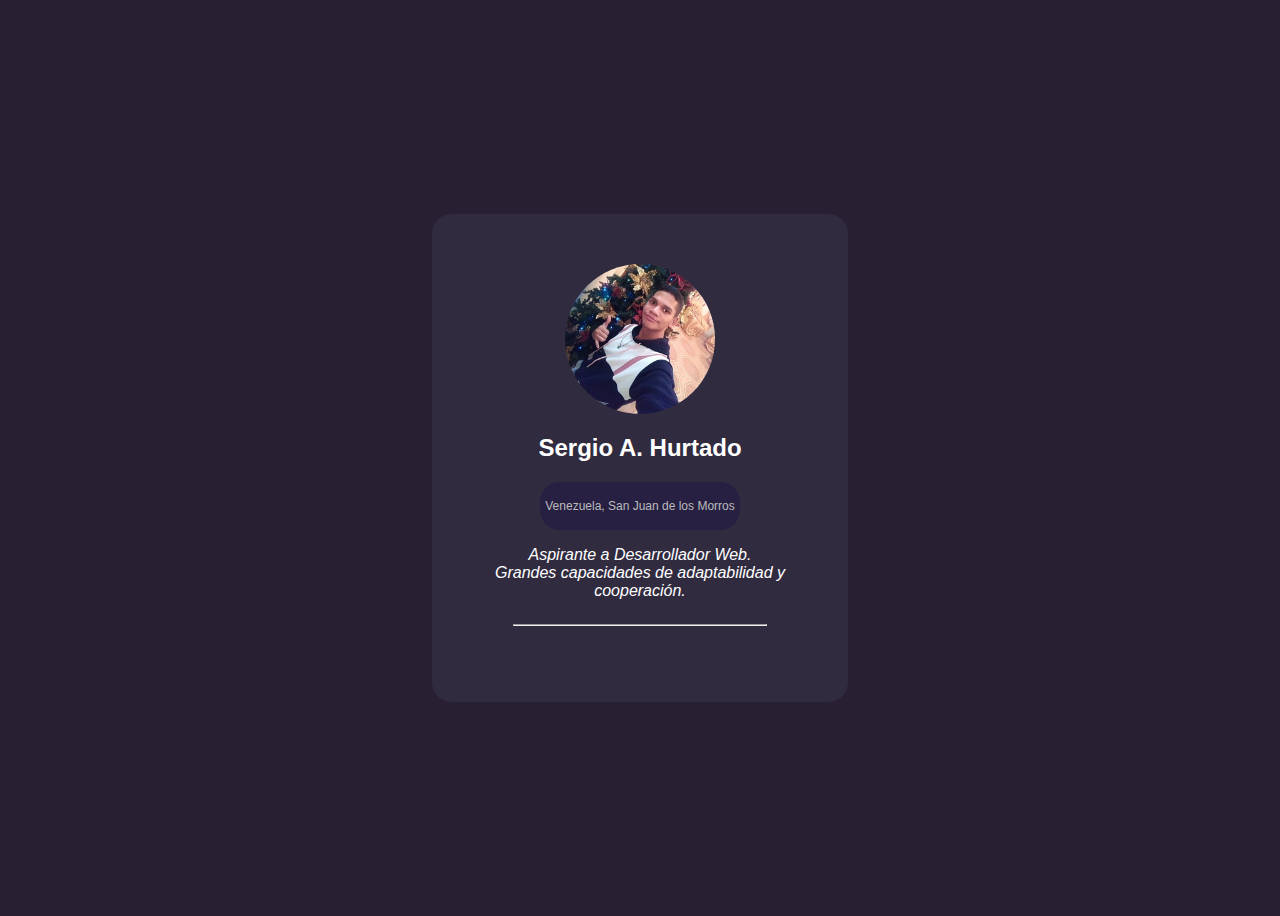
<file: 01ProfileCard/index.html>
<!DOCTYPE html>
<html lang="en">
    <head>
        <meta charset="UTF-8">
        <meta http-equiv="X-UA-Compatible" content="IE=edge">
        <meta name="viewport" content="width=device-width, initial-scale=1.0">
        <meta name="author" content="SergioHurtado">
        <meta name="description" content="Card Profile del Desarrollador Sergio Hurtado">
        <!-- Biblioteca de íconos Fontawesome -->
        <link rel="stylesheet" href="https://cdnjs.cloudflare.com/ajax/libs/font-awesome/6.4.0/css/all.min.css"
            integrity="sha512-iecdLmaskl7CVkqkXNQ/ZH/XLlvWZOJyj7Yy7tcenmpD1ypASozpmT/E0iPtmFIB46ZmdtAc9eNBvH0H/ZpiBw=="
            crossorigin="anonymous" referrerpolicy="no-referrer" />
        <!-- Archivo de estilos -->
        <link rel="stylesheet" href="css/style.css">
        <title>Profile Card</title>
    </head>
<body>
    

<main class="main">

    <section class="foto">
        <img src="./img/foto.png" alt="">
    </section>

    <section class="datos">
        <article class="nombre">
            <h2>Sergio A. Hurtado</h2>
        </article>
        <article class="residencia">
            <p>Venezuela, San Juan de los Morros</p>
        </article>
        <article class="descripcion">
            <p class="descripcion"> <em>Aspirante a Desarrollador Web. <br> Grandes capacidades de adaptabilidad y cooperación.</em> </p>
        </article>
        <hr>
        <article class="redes-sociales">
            <a href="https://www.instagram.com/hserch19/" target="_blank"><i class="fa-brands fa-instagram"></i></a>
            <a href="https://twitter.com/HSerch19" target="_blank"><i class="fa-brands fa-twitter"></i></a>
        </article>
    </section>

</main>    
</body>
</html>
</file>
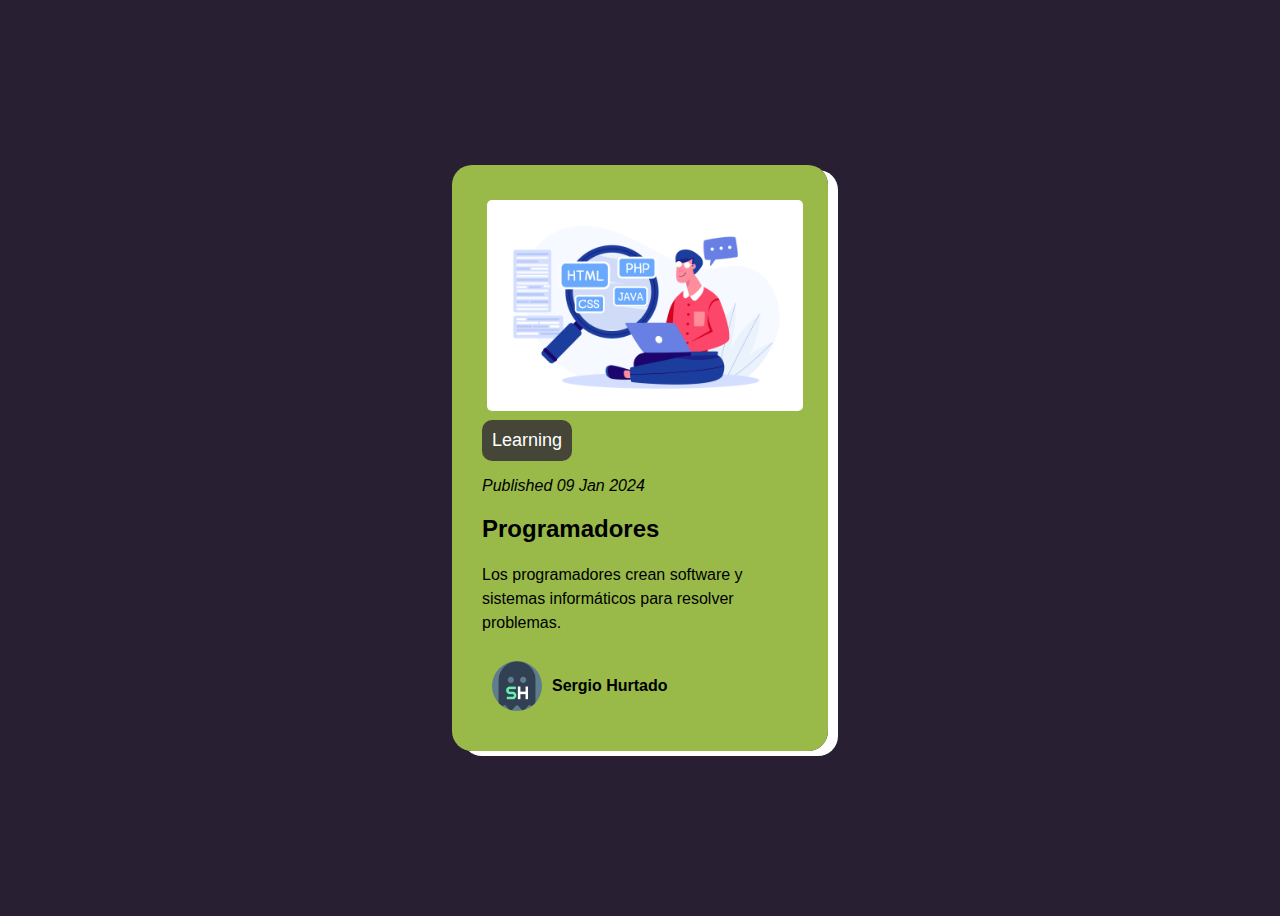
<file: 02BlogCard/index.html>
<!DOCTYPE html>
<html lang="en">
    <head>
        <meta charset="UTF-8">
        <meta http-equiv="X-UA-Compatible" content="IE=edge">
        <meta name="viewport" content="width=device-width, initial-scale=1.0">
        <meta name="author" content="SergioHurtado">
        <meta name="description" content="Blog Card de practica">
        <!-- Biblioteca de íconos Fontawesome -->
        <link rel="stylesheet" href="https://cdnjs.cloudflare.com/ajax/libs/font-awesome/6.4.0/css/all.min.css"
            integrity="sha512-iecdLmaskl7CVkqkXNQ/ZH/XLlvWZOJyj7Yy7tcenmpD1ypASozpmT/E0iPtmFIB46ZmdtAc9eNBvH0H/ZpiBw=="
            crossorigin="anonymous" referrerpolicy="no-referrer" />
        <!-- Archivo de estilos -->
        <link rel="stylesheet" href="css/style.css">
        <title>Blog Card</title>
    </head>
<body>

    <div class="card">

        <div class="card-header">
            <img src="img/pic.jpg" alt="foto1" class="imagePic">
        </div>

        <div class="card-body">
            <button class="card-tag">Learning</button>
            <p class="card-date"> <em>Published 09 Jan 2024</em></p>
            <h2 class="card-title"> <b>Programadores</b> </h2>
            <p class="card-description">Los programadores crean software y sistemas informáticos para resolver problemas.</p>
        </div>

        <div class="card-footer">
            <img src="img/icon.png" alt="foto2" class="imageIco">
            <p><b>Sergio Hurtado</b></p></li>
        </div>

    </div>

</body>
</html>
</file>
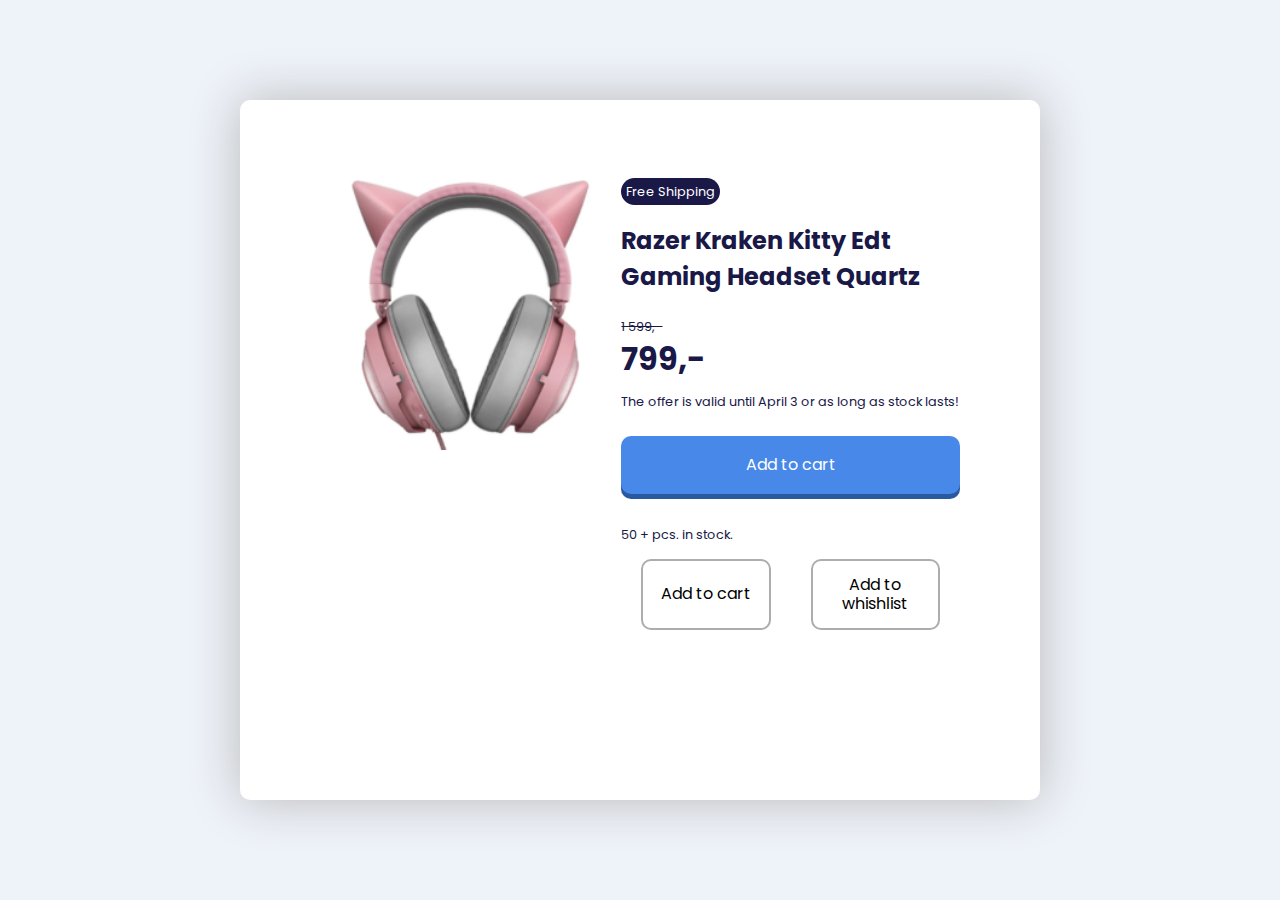
<file: 03productInfo/index.html>
<!DOCTYPE html>
<html lang="es">

<head>
    <meta charset="UTF-8">
    <meta http-equiv="X-UA-Compatible" content="IE=edge">
    <meta name="viewport" content="width=device-width, initial-scale=1.0">
    <meta name="author" content="Tu nombre">
    <meta name="description" content="Descripcion del proyecto">
    <!-- Biblioteca de íconos Fontawesome -->
    <link rel="stylesheet" href="https://cdnjs.cloudflare.com/ajax/libs/font-awesome/6.4.0/css/all.min.css"
        integrity="sha512-iecdLmaskl7CVkqkXNQ/ZH/XLlvWZOJyj7Yy7tcenmpD1ypASozpmT/E0iPtmFIB46ZmdtAc9eNBvH0H/ZpiBw=="
        crossorigin="anonymous" referrerpolicy="no-referrer" />
    <!-- Archivo reset Normalize -->
    <link rel="stylesheet" href="css/normalize.css">
    <!-- Archivo de estilos -->
    <link rel="stylesheet" href="css/styles.css">
    <title>Product Info</title>
</head>

<body>
    <main class="card">

        <div class="card-image">
            <img src="images/headphone.png" alt="product" class="image-product">
        </div>

        <div class="card-content">

            <div class="card-header">
                <small class="card-text-status">Free Shipping</small>
            </div>

            <div class="card-body">
                <h2 class="card-title-product">Razer Kraken Kitty Edt Gaming Headset Quartz</h2>
                <small class="card-prize-redux">
                    <del>1 599,-</del>
                </small>
                <h1 class="card-prize-actual">799,-</h1>
                <small>
                    <p class="card-product-description">The offer is valid until April 3 or as long as stock lasts!</p>
                </small>
                
                <button class="card-button-add">Add to cart</button>
                <small>
                    <p class="card-number-product"><i class="fa-solid fa-circle" style="color: #42cd77;"></i> 50 + pcs. in stock.</p>
                </small>
            </div>

            <div class="card-footer">
                <button class="cardfooter-button-add"> <i class="fa-solid fa-scale-balanced"></i> Add to cart</button>
                <button class="cardfooter-button-add"> <i class="fa-regular fa-heart"></i> Add to whishlist</button>
            </div>
        </div>
    </main>
</body>

</html>
</file>
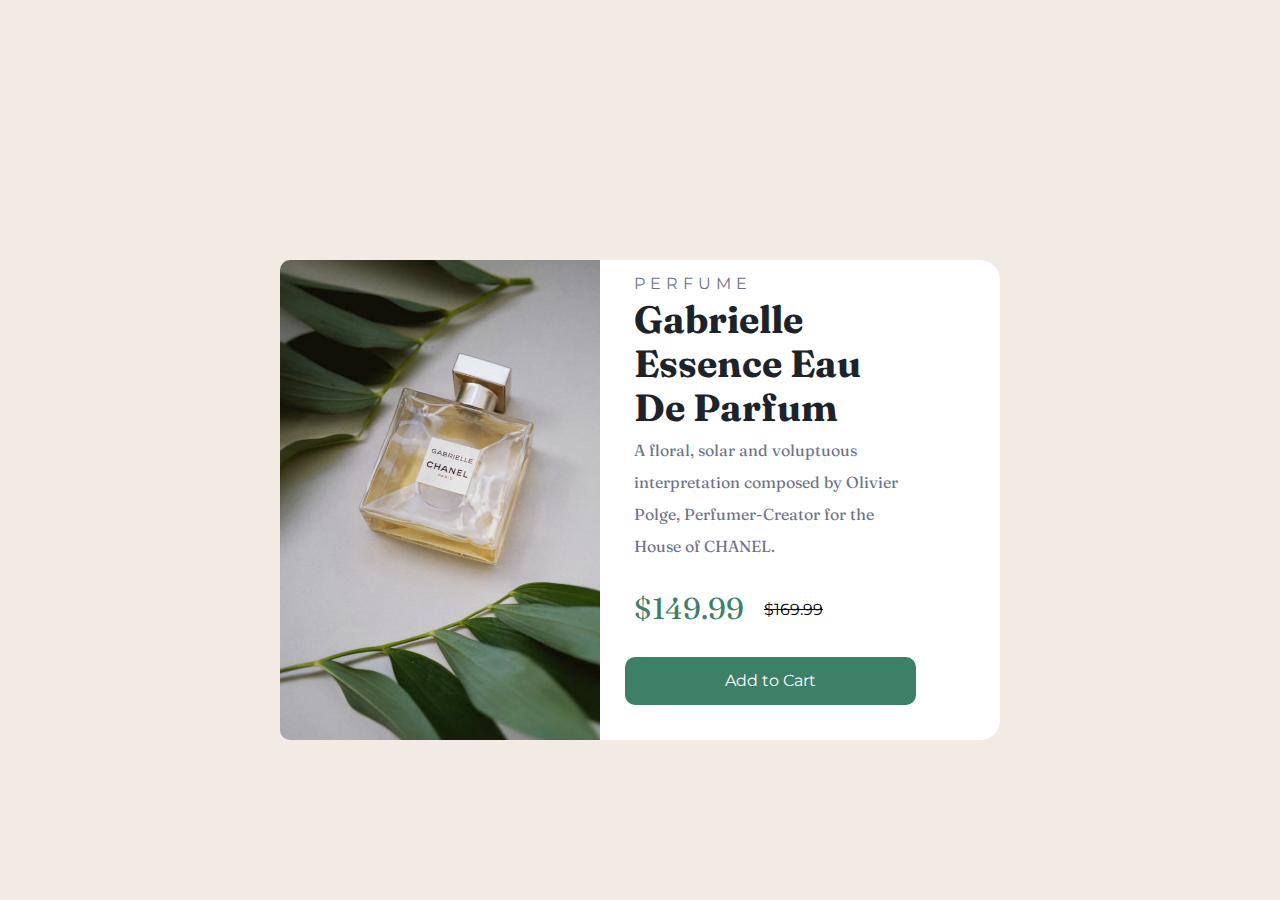
<file: 05productcardcomponent/index.html>
<!DOCTYPE html>
<html lang="es">

<head>
    <meta charset="UTF-8">
    <meta http-equiv="X-UA-Compatible" content="IE=edge">
    <meta name="viewport" content="width=device-width, initial-scale=1.0">
    <meta name="author" content="Nombre del autor">
    <meta name="description" content="Descripcion del proyecto">
    <!-- Biblioteca de íconos Fontawesome -->
    <link rel="stylesheet" href="https://cdnjs.cloudflare.com/ajax/libs/font-awesome/6.4.0/css/all.min.css"
        integrity="sha512-iecdLmaskl7CVkqkXNQ/ZH/XLlvWZOJyj7Yy7tcenmpD1ypASozpmT/E0iPtmFIB46ZmdtAc9eNBvH0H/ZpiBw=="
        crossorigin="anonymous" referrerpolicy="no-referrer" />
    <!-- Archivo reset Normalize -->
    <link rel="stylesheet" href="css/normalize.css">
    <!-- Archivo de estilos -->
    <link rel="stylesheet" href="css/styles.css">
    <link rel="shortcut icon" href="/images/favicon-32x32.png" type="image/x-icon">
    <title>Product Preview Card Component</title>
</head>

<body>

    <main class="card">

        <section class="card_content_imagen">
            <img class="imagen" src="images/image-product-mobile.jpg" alt="product">
        </section>

        <section class="card_content_product">
            <p class="type_product">PERFUME</p>
            <h2 class="name_product">Gabrielle Essence Eau De Parfum</h2>
            <p class="description-product">A floral, solar and voluptuous interpretation composed by Olivier Polge, Perfumer-Creator for the House of CHANEL.</p>
            <section class="product-price">
                <p class="price-actual">$149.99</p>
                <p class="price-anterior"><del>$169.99</del></p>
            </section>
            <section class="button_buy">
                <button class="button"><i class="fa-solid fa-cart-shopping" style="color: #f5f9ff;"></i> Add to Cart </button>
            </section>
            
        </section>

    </main>

</body>

</html>
</file>
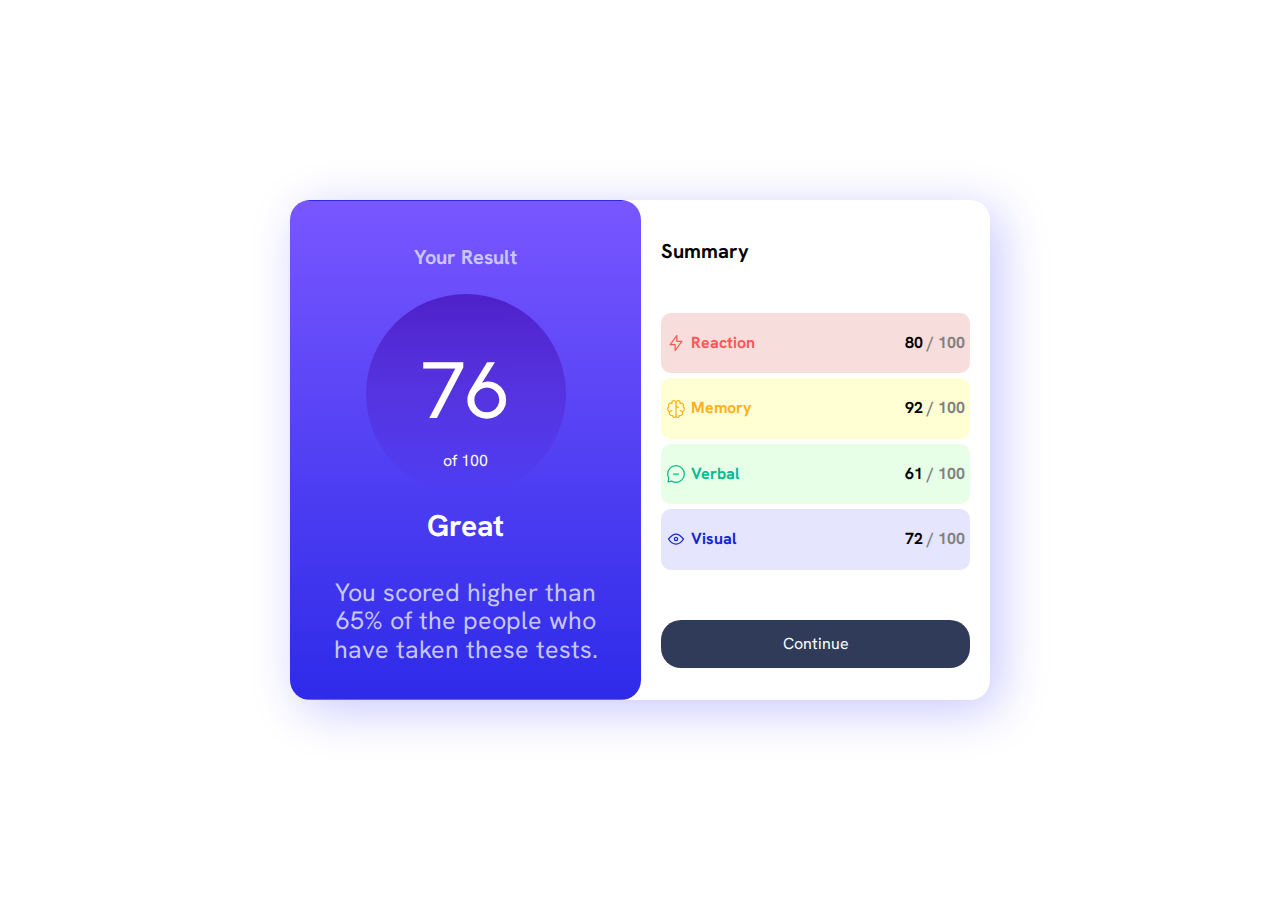
<file: 06dayResultsSummaryComponent/index.html>
<!DOCTYPE html>
<html lang="es">

<head>
    <meta charset="UTF-8">
    <meta http-equiv="X-UA-Compatible" content="IE=edge">
    <meta name="viewport" content="width=device-width, initial-scale=1.0">
    <meta name="author" content="Nombre del autor">
    <meta name="description" content="Descripcion del proyecto">
    <!-- Biblioteca de íconos Fontawesome -->
    <link rel="stylesheet" href="https://cdnjs.cloudflare.com/ajax/libs/font-awesome/6.4.0/css/all.min.css"
        integrity="sha512-iecdLmaskl7CVkqkXNQ/ZH/XLlvWZOJyj7Yy7tcenmpD1ypASozpmT/E0iPtmFIB46ZmdtAc9eNBvH0H/ZpiBw=="
        crossorigin="anonymous" referrerpolicy="no-referrer" />
    <!-- Archivo reset Normalize -->
    <link rel="stylesheet" href="css/normalize.css">
    <!-- Archivo de estilos -->
    <link rel="stylesheet" href="css/styles.css">
    <!-- Favicon -->
    <link rel="shortcut icon" href="./images/favicon-32x32.png" type="image/x-icon">
    <title>Results Summary Component</title>
</head>

<body>
    
    <main class="container">
        <div class="blue_card">
            <h3 class="blue_card_title">Your Result</h3>

            <div class="blue_card_bg_circle">
                <div class="blue_card_circle">
                    <p class="blue_card_circle_number-gigant">76</p>
                    <p class="blue_card_cicle_number-small" >of 100</p>
                </div>
            </div>

            <h2 class="blue_card_title-footer">Great</h2>
            <p class="blue_card_description">You scored higher than 65% of the people who have taken these tests. </p>
        </div>

        <div class="white_card">
            <p class="white_card_title"><strong>Summary</strong></p>
            <div class="card_container">

                <div class="card_reaction">
                    <div class="card_reaction_img">
                        <img src="images/icon-reaction.svg" alt="">
                        <p class="title_card"><strong>Reaction</strong></p>
                    </div>
                    <p class="number_card_left"> <b>80</b> <span class="number_card_right"> <b>/ 100</b> </span></p>
                </div>

                <div class="card_memory">
                    <div class="card_memory_img">
                        <img src="images/icon-memory.svg" alt="">
                        <p class="title_card"><strong>Memory</strong></p>
                    </div>
                    <p class="number_card_left"> <b>92</b> <span class="number_card_right"> <b>/ 100</b> </span></p>
                </div>

                <div class="card_verbal">
                    <div class="card_verbal_img">
                        <img src="images/icon-verbal.svg" alt="">
                        <p class="title_card"><strong>Verbal</strong></p>
                    </div>
                    <p class="number_card_left"> <b>61</b> <span class="number_card_right"> <b>/ 100</b> </span></p>
                </div>

                <div class="card_visual">
                    <div class="card_visual_img">
                        <img src="images/icon-visual.svg" alt="">
                        <p class="title_card"><strong>Visual</strong></p>
                    </div>
                    <p class="number_card_left"> <b>72</b> <span class="number_card_right"> <b>/ 100</b> </span></p>
                </div>

            </div>

            <div class="card_button">
                <button class="button">Continue</button>
            </div>
            

        </div>
    </main>

</body>

</html>
</file>
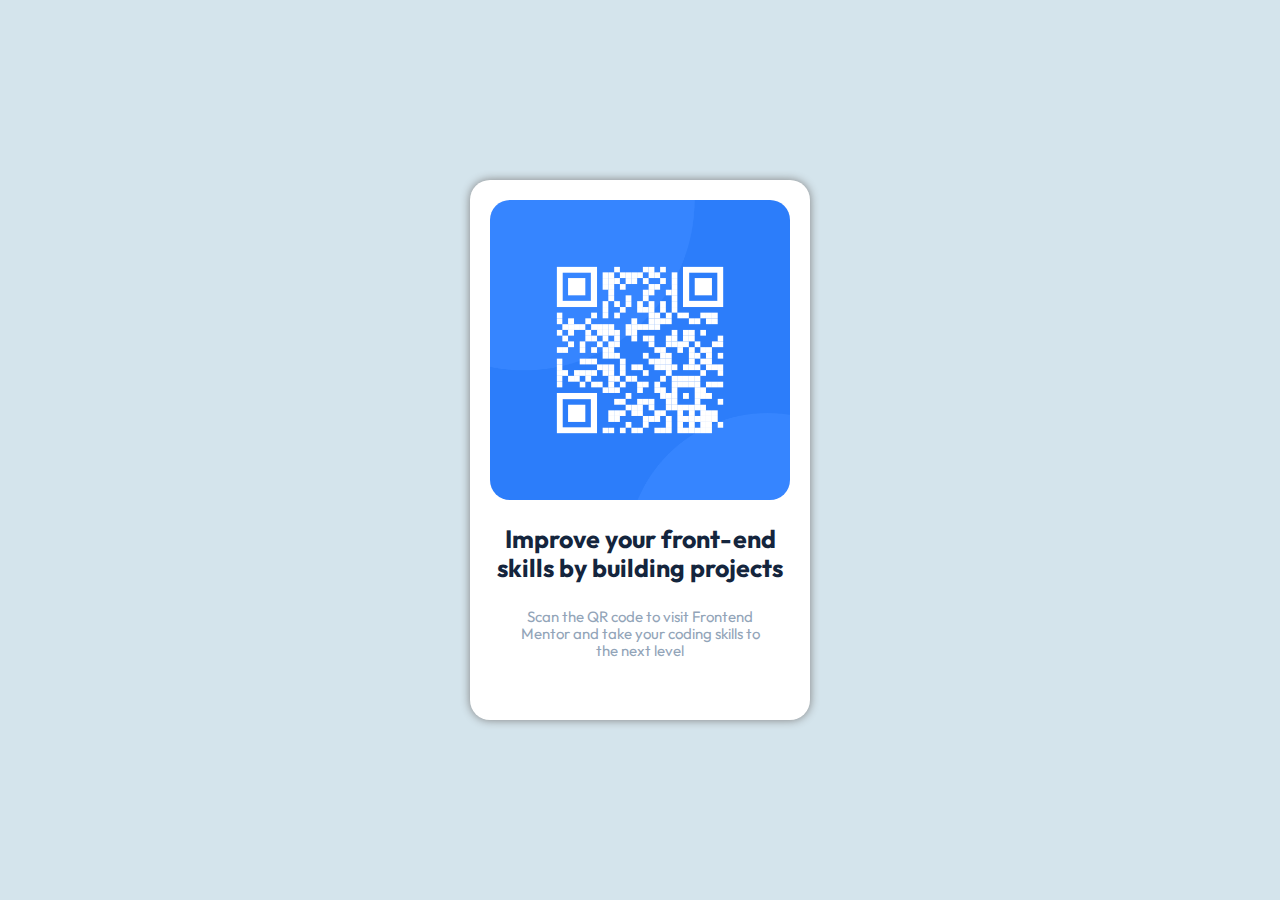
<file: 07qrCodeComponent/index.html>
<!DOCTYPE html>
<html lang="es">

<head>
    <meta charset="UTF-8">
    <meta http-equiv="X-UA-Compatible" content="IE=edge">
    <meta name="viewport" content="width=device-width, initial-scale=1.0">
    <meta name="author" content="Nombre del autor">
    <meta name="description" content="Descripcion del proyecto">
    <!-- Biblioteca de íconos Fontawesome -->
    <link rel="stylesheet" href="https://cdnjs.cloudflare.com/ajax/libs/font-awesome/6.4.0/css/all.min.css"
        integrity="sha512-iecdLmaskl7CVkqkXNQ/ZH/XLlvWZOJyj7Yy7tcenmpD1ypASozpmT/E0iPtmFIB46ZmdtAc9eNBvH0H/ZpiBw=="
        crossorigin="anonymous" referrerpolicy="no-referrer" />
    <!-- Archivo reset Normalize -->
    <link rel="stylesheet" href="css/normalize.css">
    <!-- Archivo de estilos -->
    <link rel="stylesheet" href="css/styles.css">
    <link rel="shortcut icon" href="./images/favicon-32x32.png" type="image/x-icon">
    <title>QR Code Component</title>
</head>

<body>
    <main class="container">

        <div class="sector_qr_image">
            <img src="images/image-qr-code.png" alt="">
        </div>

        <div class="sector_qr_description">
            <p class="sector_qr_description-text"><b>Improve your front-end skills by building projects</b></p>
        </div>

        <div class="sector_qr_details">
            <p class="sector_qr_details-text">Scan the QR code to visit Frontend Mentor and take your coding skills to the next level</p>
        </div>

    </main>
</body>

</html>
</file>
<file: 01ProfileCard/css/style.css>
body {
    font-family: 'Montserrat', sans-serif;;
    background-color: #281f33;
	height: 100vh;
	display: flex;
	justify-content: center;
	align-items: center;
	flex-direction: column;
}

.main{
	background-color: #343044c7;
	border-radius: 20px ;
	width: 25%;
	padding: 50px;
	display: flex;
	justify-content: center;
	align-items: center;
	flex-direction: column;
}

section {
    display: flex;
	justify-content: center;
	align-items: center;
	flex-direction: column;
}


.nombre {
    color: white;

}

.residencia {
	color: #bbbbbb;
	background-color: #261e44da;
	padding: 5px;
	border-radius: 20px;
    font-size: 12px;
}

.descripcion {
    color: white;
	text-align: center;
}

hr {
	width: 80%;
}

img {
	width: 150px;
	border-radius: 50%;
}

i {
    margin: 20px;
	color: white;
}
</file>
<file: 02BlogCard/css/style.css>
body {
    font-family: 'Montserrat', sans-serif;;
    background-color: #281f33;
	height: 100vh;
	display: flex;
	justify-content: center;
	align-items: center;
	flex-direction: column;
    
}

ul {
    list-style: none;
    display: flex;
    align-items: center;
    justify-content: start;
}

.card{
	background-color: #9ec24af3;
	border-radius: 20px ;
	width: 25%;
	padding: 30px;
	display: flex;
	justify-content: center;
    flex-direction: column;
	align-items: center;
    box-shadow: 10px 5px white;
}

.imagePic{
	width: 100%;
	border-radius: 10px;
    padding: 5px;
}


.card-tag {
    background-color: #281f33be;
    color: white;
    font-size: 18px;
    border: none;
    padding: 10px;
    border: 10px;
    border-radius: 10px;
}

.card-description {
    line-height: 1.5;
}

.card-footer {
    display: flex;
    align-items: center;
    justify-content: start;
    width: 100%;
}

.imageIco{
    width: 50px;
    border-radius: 50%;
    padding: 10px;
}
</file>
<file: 03productInfo/css/styles.css>
/* -----------------
Tabla de contenidos:
--------------------
1. Fuente ......................... 12
2. Variables ...................... 16
3. Estilos generales .............. 27
-------------------- */


/* ----- Fuente ----- */
@import url('https://fonts.googleapis.com/css2?family=Poppins:wght@400;500;600;700&display=swap');

/* ----- Variables ----- */
* {
	--primary-font-family: 'Poppins', sans-serif;
	--body-bg-color: #EEF2F9;
	--btn-bg-color: #4788E9;
	--text-color: #191847;
	--white-color: #FFFFFF;
	--black-color: #000000;
	--font-size: 1rem;
	--lh-text: 22px;
}


/* ----------------------------- */
/* ----- Estilos generales ----- */
/* ----------------------------- */
body {
	font-family: var(--primary-font-family);
	background-color: var(--body-bg-color);
	color: var(--text-color);
	font-size: var(--font-size);
	line-height: var(--lh-text);

	overflow: hidden;
	height: 100vh;
	display: flex;
	justify-content: center;
	align-items: center;
}

/* -------------- Card --------------- */
.card {
	background-color: white;
	width: 50%;
	height: 60%;
	padding: 80px;
	border: 10px;
	border-radius: 10px;
	box-shadow: 0px 0px 50px rgb(184, 184, 184);
	display: flex;
}

/* -------------- Card Image --------------- */
.card-image{
	margin: 0;
}

.image-product {
	height: 50%;
}

/* -------------- Card Content --------------- */

/* -------- Card Header -------- */

.card-text-status {
	background-color: var(--text-color);
	color: white;
	padding: 5px;
	border-radius: 20px;
}

/* -------- Card Body -------- */

.card-title-product {
	line-height: 1.5;
}

.card-prize-actual {
	margin-top: 10px;
}

.card-button-add {
	background-color: var(--btn-bg-color);
	color: white;
	box-shadow: 0px 5px #2859a1;

	border: none;
	border-radius: 10px;

	width: 100%;
	padding: 20px;
	margin-top: 10px;
}

.card-number-product {
	margin-top: 30px;
}

/* -------- Card Footer -------- */

.card-footer {
	width: 100%;
	display: flex;
	justify-content: center;
}
.cardfooter-button-add {
	background-color: white;
	border: 2px solid #adadad;
	border-radius: 10px;
	width: 50%;
	margin-inline: 20px;
	padding: 15px;
	margin-bottom: 20px;

	
}
</file>
<file: 05productcardcomponent/css/styles.css>
/* -----------------
Tabla de contenidos:
--------------------
1. Fuente ................ 11
2. Variables ............. 17
3. Estilos generales ..... 32
-------------------- */


/* ----- Fuente ----- */
@import url('https://fonts.googleapis.com/css2?family=Montserrat:wght@500;700&display=swap');
@import url('https://fonts.googleapis.com/css2?family=Fraunces:opsz,wght@9..144,700&family=Montserrat:wght@500;700&display=swap');


/* ----- Variables ----- */
* {
	/* colores primarios*/
	--dark-cyan: hsl(158, 36%, 37%);
	--cream-color: hsl(30, 38%, 92%);
	/* colores neutrales*/
	--very-dar-blue: hsl(212, 21%, 14%);
	--dark-grayish-blue: hsl(228, 12%, 48%);
	--white-color: hsl(0, 0%, 100%);
	/* fuentes */
	--fraunces-family: 'Fraunces', serif;
	--montserrat-family: 'Montserrat', sans-serif;
}


/* ----------------------------- */
/* ----- Estilos generales ----- */
/* ----------------------------- */


body {
	background-color: var(--cream-color);
	font-family: var(--montserrat-family);

	margin: 0;
	padding: 0;

	height: 100vh;
	width: 100vw;
	overflow: hidden;

	display: flex;
	justify-content: center;
	align-items: center;
}

.card{
	background-color: var(--white-color);
	height: 667px;
	width: 375px;
	border-radius: 20px;
}

/* ----- card content imagen ----- */

.imagen {
	border-top-right-radius: 20px;
	border-top-left-radius: 20px;
	width: 100%;
	height: 100%;
}

/* ----- card content product ----- */

.type_product {
	font-family: var(--montserrat-family);
	color: var(--dark-grayish-blue);
	letter-spacing: 5px;
	margin: 5px 24px 5px 24px;
}

.name_product {
	color: var(--very-dar-blue);
	font-family: var(--fraunces-family);
	font-size: 38px;
	margin: 5px 24px 5px 24px;
}

.description-product {
	color: var(--dark-grayish-blue);
	font-family: var(--fraunces-family);
	margin: 5px 24px 0px 24px;
	line-height: 2;
}

/* ----- product price ----- */

.product-price {
	
	display: flex;
	margin: 0px 24px 0px 24px;
	align-items: center;
}

.price-actual{
	font-family: var(--fraunces-family);
	color: var(--dark-cyan);
	font-size: 30px;
}

.price-anterior {
	margin-left: 20px
}

.button_buy {
		text-align: center;
}

.button {
	background-color: var(--dark-cyan);
	color: var(--white-color);
	border: none;
	padding: 15px 100px 15px 100px;
	border-radius: 10px;

}

.a-solid fa-cart-shopping {
	color: var(--white-color);
}

@media(min-width: 1000px) {

	.card {
		width: 720px;
		height: 480px;
		display: flex;
		margin: 175px auto 75px;
	}

	.card_content_imagen{
		width: 320px;
	}

	.card_content_product{
		width: 320px;
		align-items: center;
		justify-content: center;
		margin-left: 10px;
		margin-top: 10px;
	}
	.imagen {
		content: url(../images/image-product-desktop.jpg);
		border-radius: 0;
		border-top-left-radius: 10px;
		border-bottom-left-radius: 10px;
	}
}
</file>
<file: 06dayResultsSummaryComponent/css/styles.css>
/* -----------------
Tabla de contenidos:
--------------------
1. Variables ............. 9
2. Estilos generales ..... 34
-------------------- 
*/

/* ----- Variables ----- */
@import url('https://fonts.googleapis.com/css2?family=Hanken+Grotesk&display=swap');


/* ----- Variables ----- */
* {    
    /* ----- Fuente ----- */
    --Family: 'Hanken Grotesk', serif;
    --Weights: 500, 700, 800;
    
    /* ----- Colores ----- */
    --Light_red: hsl(0, 100%, 67%);
    --Orangey_yellow: hsl(39, 100%, 56%);
    --Green_teal: hsl(166, 100%, 37%);
    --Cobalt_blue: hsl(234, 85%, 45%);

    --Light_slate_blue: hsl(252, 100%, 67%); /* ----- Background ----- */
    --Light_royal_blue: hsl(241, 81%, 54%); /* ----- Background ----- */

    --Violet_blue: hsla(256, 72%, 46%, 1); /* ----- circle ----- */
    --Persian_blue: hsla(241, 72%, 46%, 0); /* ----- circle ----- */

    --White: hsl(0, 0%, 100%);
    --Pale_blue: hsl(221, 100%, 96%);
    --Light_lavender: hsl(241, 100%, 89%);
    --Dark_gray_blue: hsl(224, 30%, 27%);
}

/* ----------------------------- */
/* ----- Estilos generales ----- */
/* ----------------------------- */

body {
    
    overflow: hidden;
    height: 100vh;
    width: 100vw;
    display: flex;
    justify-content: center;
    align-items: center;
    margin: 0;
    padding: 0;
}

.container {
    font-family: var(--Family);
    background-color: var(--White);
    box-shadow: 10px 10px 50px var(--Light_lavender);
    height: 667px;
    width: 375px;
    
}

/* ----- BLUE CARD ----- */

.blue_card {   
    border: 1px solid transparent;
    background: linear-gradient(
        to top, var(--Light_royal_blue), var(--Light_slate_blue)
    ); 
    text-align: center;
    padding: 0px 20px;
    border-bottom-right-radius: 20px;
    border-bottom-left-radius: 20px;
}

.blue_card_title {
    color: var(--Light_lavender);
    margin: 5px;
}


.blue_card_bg_circle {
    display: flex;
    justify-content: center;
    align-items: center;
}

.blue_card_circle {
    background: linear-gradient(
        to top, var(--Persian_blue), var(--Violet_blue)
    );
    width: 100px;
    height: 100px;
    border-radius: 100%;
    padding: 20px;
}

.blue_card_circle_number-gigant {
    display: flex;
    justify-content: center;
    align-items: center;
    color: var(--White);
    font-size: 50px;
    margin: 0px;
}

.blue_card_cicle_number-small{
    color: var(--White);
    display: flex;
    justify-content: center;
}

.blue_card_title-footer {
    color: var(--White);
    margin: 5px 10px 0px 10px;
}

.blue_card_description{
    color: var(--Light_lavender);
    font-size: 20px;
}


/* ----- WHITE CARD ----- */

.white_card {
    margin: 0px 20px 0px 20px;
}

.card_reaction{
    color: var(--Light_red);
    background-color: rgba(231, 145, 145, 0.308);
    border-radius: 10px;
    padding: 5px;
    margin: 0px 0px 5px 0px;

    display: flex;
    justify-content: space-between;
    align-items: center;
}

.card_reaction_img {
    display: flex;
    align-items: center;
}

.card_memory{
    color: var(--Orangey_yellow);
    background-color: rgba(255, 255, 185, 0.623);
    border-radius: 10px;
    padding: 5px;
    margin: 0px 0px 5px 0px;

    display: flex;
    justify-content: space-between;
    align-items: center;
}

.card_memory_img {
    display: flex;
    align-items: center;
}

.card_verbal{
    color: var(--Green_teal);
    background-color: rgba(210, 255, 210, 0.527);
    border-radius: 10px;
    padding: 5px;
    margin: 0px 0px 5px 0px;

    display: flex;
    justify-content: space-between;
    align-items: center;
}

.card_verbal_img {
    display: flex;
    align-items: center;
}

.card_visual{
    color: var(--Cobalt_blue);
    background-color: rgba(187, 187, 250, 0.39);
    border-radius: 10px;
    padding: 5px;
    margin: 0px 0px 5px 0px;

    display: flex;
    justify-content: space-between;
    align-items: center;
}

.card_visual_img {
    display: flex;
    align-items: center;
}

.title_card{
    margin-left: 5px;
}

.number_card_left {
    color: black;
}

.number_card_right {
    color: gray;
    font-style: normal;
}

.card_button{
    text-align: center;
}

.button {
    background-color: var(--Dark_gray_blue);
    color: var(--White);
    border: none;
    border-radius: 20px;
    padding: 15px;
    width: 100%;
}


@media (min-width: 700px) {
    .container{
        display: flex;
        height: 500px;
        width: 700px;
        border-radius: 20px;
    }

    /* ----- BLUE CARD ----- */

    .blue_card {
        border-radius: 20px;
        padding: 20px;
        width: 50%;
    }

    .blue_card_title {
        padding: 20px;
        font-size: 20px;
    }

    .blue_card_circle {
        background: linear-gradient(
            to top, var(--Persian_blue), var(--Violet_blue)
        );
        width: 100px;
        height: 100px;
        border-radius: 100%;
        padding: 50px;
    }
    
    .blue_card_circle_number-gigant {
        display: flex;
        justify-content: center;
        align-items: center;
        color: var(--White);
        font-size: 80px;
        margin: 0px;
    }
    
    .blue_card_cicle_number-small{
        color: var(--White);
        display: flex;
        justify-content: center;
    }

    .blue_card_title-footer {
        color: var(--White);
        font-size: 30px;
        padding: 10px;
    }
    
    .blue_card_description{
        color: var(--Light_lavender);
        font-size: 25px;
        width: 100%;
    }

    /* ----- WHITE CARD ----- */
    .white_card {
        width: 50%;
    }

    .white_card_title{
        padding: 20px 0px 0px 0px;
        font-size: 20px;
    }

    .card_container{
        margin: 50px 0px 50px 0px;
    }



}
</file>
<file: 07qrCodeComponent/css/styles.css>
/* -----------------
Tabla de contenidos:
--------------------
1. Fuente ................ 11
2. Variables ............. 17
3. Estilos generales ..... 32
-------------------- 
*/


/* ----- Fuente ----- */
@import url('https://fonts.googleapis.com/css2?family=Outfit:wght@400;700&display=swap');

/* ----- Variables ----- */
* {
    --Family: 'Outfit', sans-serif;
    --Font_size: 18px; /* ----- paragraph -----*/
    --Weights: 300, 400, 600;

    --Soft_blue: hsl(215, 51%, 70%);
    --Cyan: hsl(178, 100%, 50%);

    --Very_dark_blue1 : #D4E4EC; /* ----- main BG ----- */
    --Very_dark_blue2 : hsl(216, 50%, 16%); /* ----- card BG ----- */
    --Very_dark_blue3 : #92A4B8; /* ----- line -----*/
    --White: hsl(0, 0%, 100%);
}

/* ----------------------------- */
/* ----- Estilos generales ----- */
/* ----------------------------- */

body {
    background-color: var(--Very_dark_blue1);

    height: 100vh;
    width: 100vw;
    overflow: hidden;

    display: flex;
    align-items: center;
    justify-content: center;

    font-family: var(--Family);
}

.container {
    background-color: var(--White);
    box-shadow: 0px 0px 10px gray;
    width: 300px;
    height: 500px;
    padding: 20px;
    border-radius: 20px;
}

.sector_qr_image img{
    width: 100%;
    height: 100%;
    border-radius: 20px;
}

.sector_qr_description-text{
    color: var(--Very_dark_blue2);
    text-align: center;
    font-size: 25px;    
}

.sector_qr_details-text{
    color: var(--Very_dark_blue3);
    padding: 0px 20px;
    text-align: center;
    font-size: 15px;
}

/* hover ----- */
.sector_qr_image img:hover {
    filter: grayscale(80%);
    transition:all .5s ease-in-out;
}

/* version desktop ----- */

@media (min-width: 700px) {
    .container {
        width: 300px;
        height: 500px;
    } 

    .sector_qr_image {
        display: flex;
        justify-content: center
    }

    .sector_qr_image img{
        width: 100%;
        border-radius: 20px;
    }

    .sector_qr_description-text{
        color: var(--Very_dark_blue2);
        text-align: center;
        font-size: 25px;    
    }
    
    .sector_qr_details-text{
        color: var(--Very_dark_blue3);
        padding: 0px 20px;
        text-align: center;
        font-size: 15px;
    }
}
</file>
